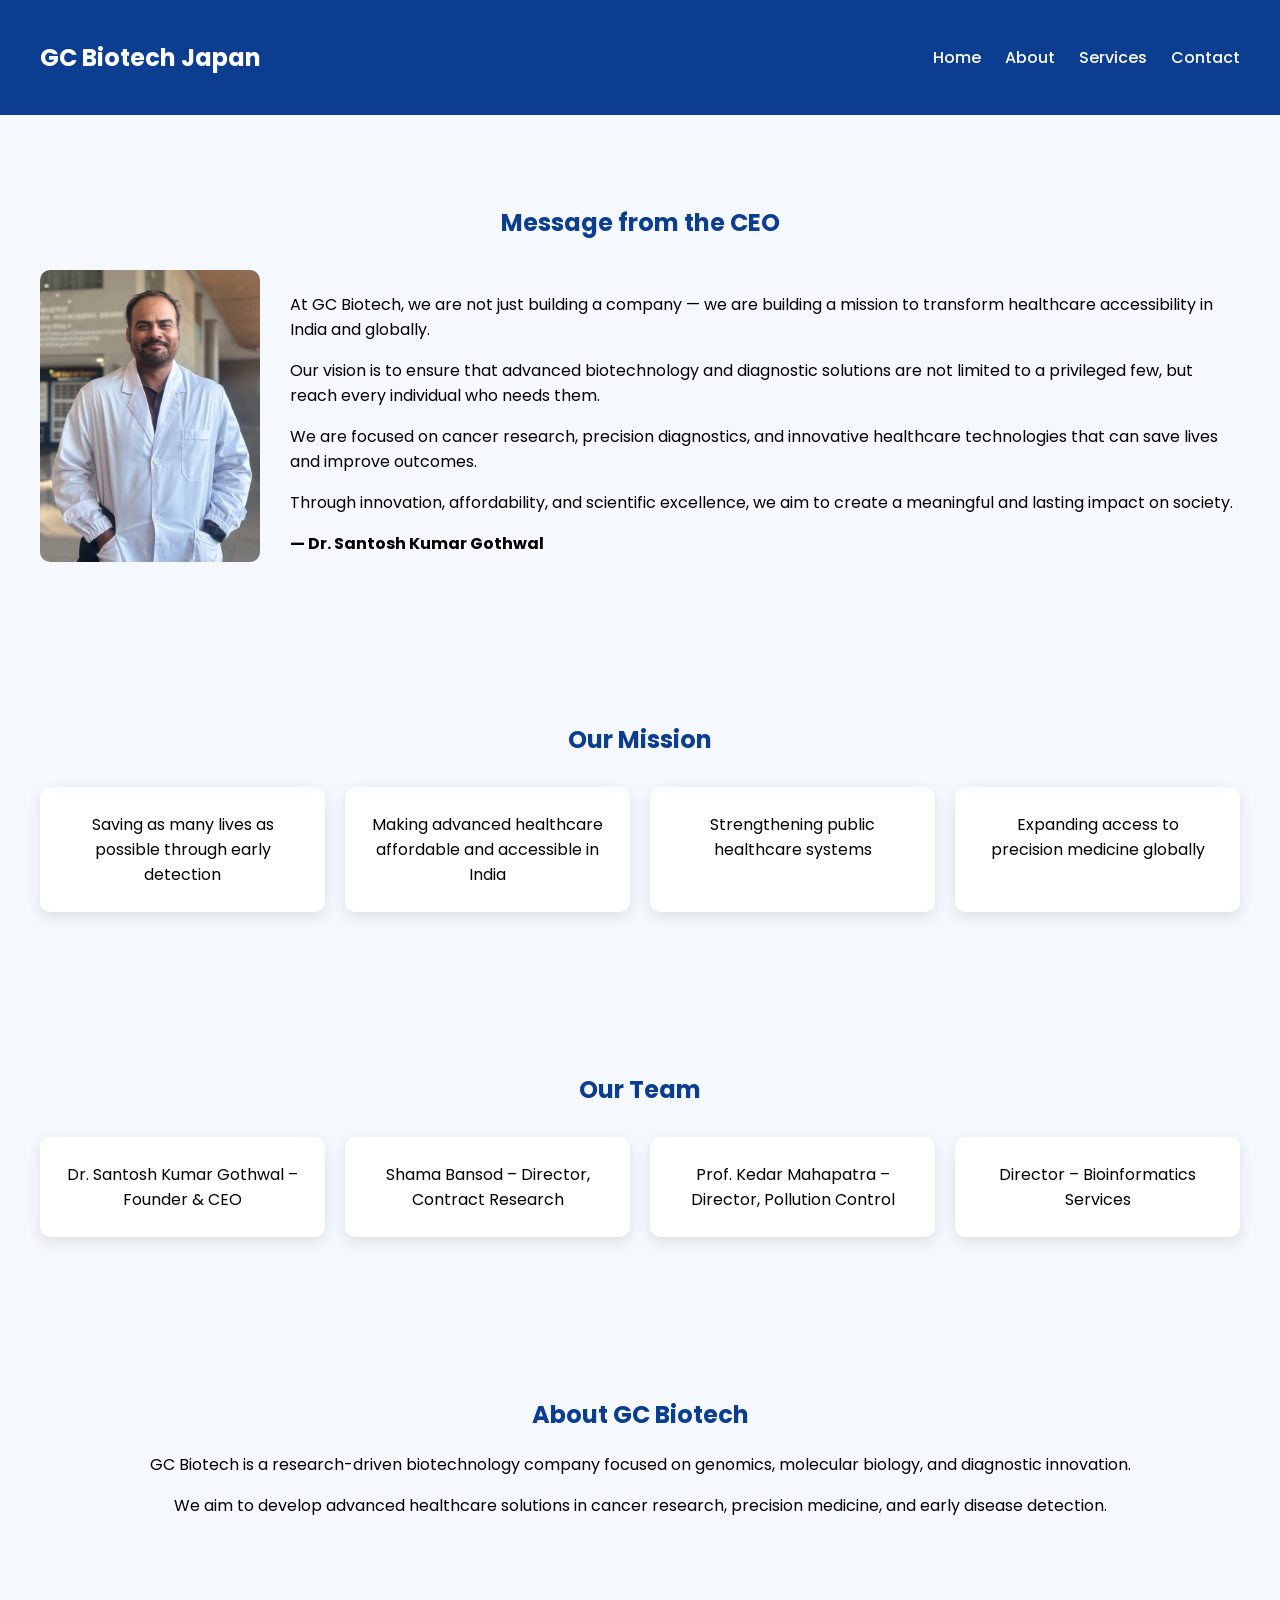
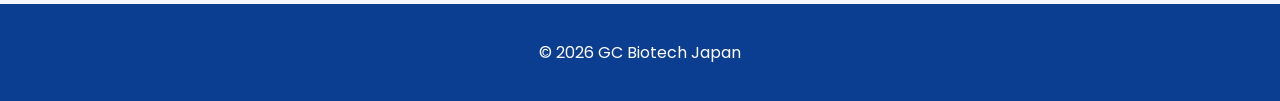
<file: about.html>
<!DOCTYPE html>
<html lang="en">
<head>
<meta charset="UTF-8">
<meta name="viewport" content="width=device-width, initial-scale=1.0">
<title>About - GC Biotech Japan</title>

<link rel="stylesheet" href="style.css">
<link href="https://fonts.googleapis.com/css2?family=Poppins:wght@300;500;700&display=swap" rel="stylesheet">
</head>

<body>

<header>
<h2>GC Biotech Japan</h2>

<nav>
<a href="index.html">Home</a>
<a href="about.html">About</a>
<a href="services.html">Services</a>
<a href="contact.html">Contact</a>
</nav>
</header>

<!-- CEO -->
<section class="section">
<h2>Message from the CEO</h2>

<div class="ceo">

<img src="images/ceo.jpg" alt="CEO">

<div>

<p>
At GC Biotech, we are not just building a company — we are building a mission 
to transform healthcare accessibility in India and globally.
</p>

<p>
Our vision is to ensure that advanced biotechnology and diagnostic solutions 
are not limited to a privileged few, but reach every individual who needs them.
</p>

<p>
We are focused on cancer research, precision diagnostics, and innovative 
healthcare technologies that can save lives and improve outcomes.
</p>

<p>
Through innovation, affordability, and scientific excellence, we aim to create 
a meaningful and lasting impact on society.
</p>

<strong>— Dr. Santosh Kumar Gothwal</strong>

</div>

</div>
</section>

<!-- MISSION -->
<section class="section">
<h2>Our Mission</h2>

<div class="grid">

<div class="card">Saving as many lives as possible through early detection</div>

<div class="card">Making advanced healthcare affordable and accessible in India</div>

<div class="card">Strengthening public healthcare systems</div>

<div class="card">Expanding access to precision medicine globally</div>

</div>

</section>

<!-- TEAM -->
<section class="section">
<h2>Our Team</h2>

<div class="grid">

<div class="card">Dr. Santosh Kumar Gothwal – Founder & CEO</div>

<div class="card">Shama Bansod – Director, Contract Research</div>

<div class="card">Prof. Kedar Mahapatra – Director, Pollution Control</div>

<div class="card">Director – Bioinformatics Services</div>

</div>

</section>

<!-- ABOUT COMPANY -->
<section class="section">
<h2>About GC Biotech</h2>

<p>
GC Biotech is a research-driven biotechnology company focused on genomics, 
molecular biology, and diagnostic innovation.
</p>

<p>
We aim to develop advanced healthcare solutions in cancer research, 
precision medicine, and early disease detection.
</p>

</section>

<footer>
<p>© 2026 GC Biotech Japan</p>
</footer>

</body>
</html>
</file>
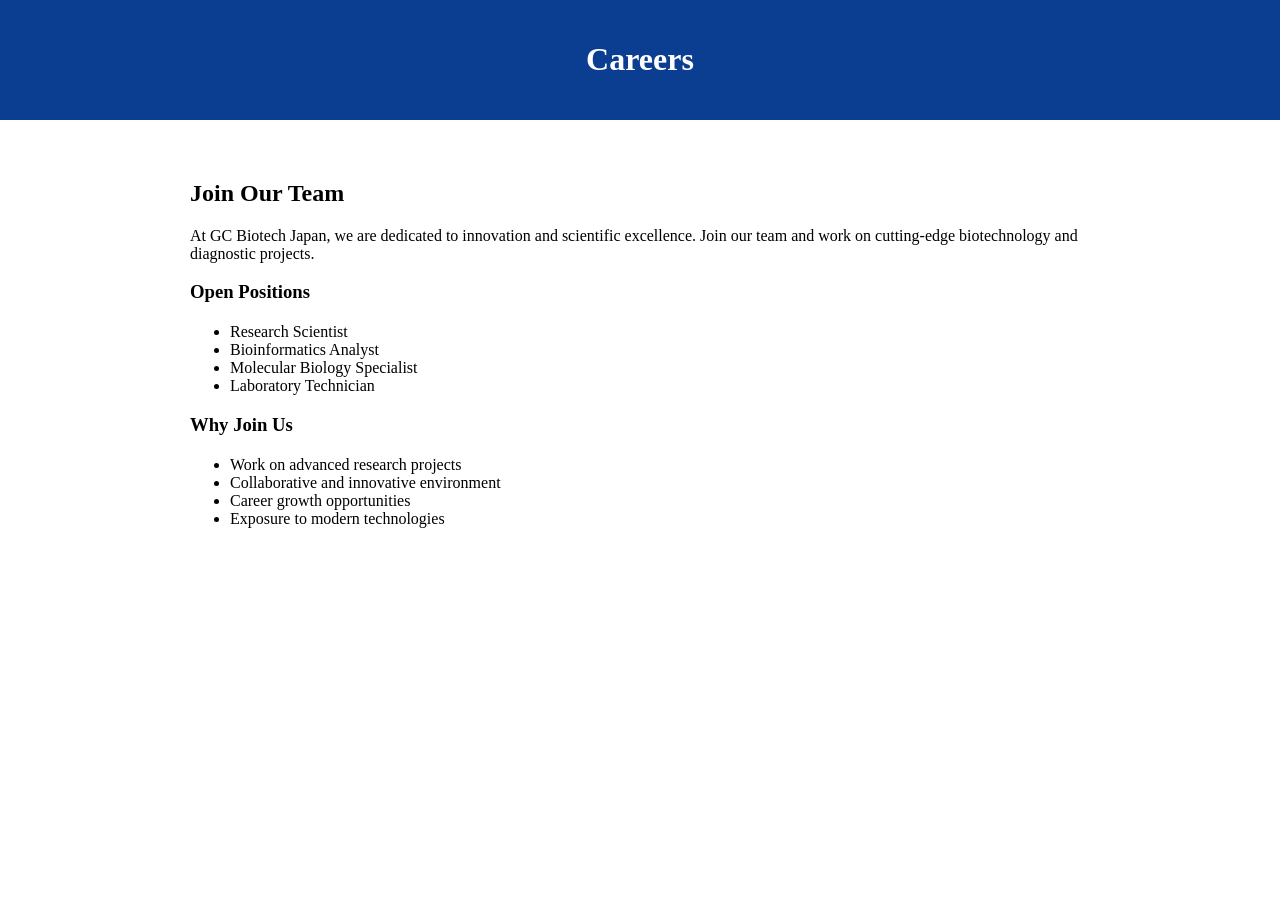
<file: careers.html>
<!DOCTYPE html>
<html>
<head>
<title>Careers - GC Biotech Japan</title>
<meta name="viewport" content="width=device-width, initial-scale=1.0">

<style>
body{font-family:'Segoe UI';margin:0;}
header{background:#0b3d91;color:white;padding:20px;text-align:center;}
.section{padding:40px;max-width:900px;margin:auto;}
ul{margin-top:20px;}
</style>
</head>

<body>

<header><h1>Careers</h1></header>

<div class="section">

<h2>Join Our Team</h2>
<p>
At GC Biotech Japan, we are dedicated to innovation and scientific excellence. 
Join our team and work on cutting-edge biotechnology and diagnostic projects.
</p>

<h3>Open Positions</h3>
<ul>
<li>Research Scientist</li>
<li>Bioinformatics Analyst</li>
<li>Molecular Biology Specialist</li>
<li>Laboratory Technician</li>
</ul>

<h3>Why Join Us</h3>
<ul>
<li>Work on advanced research projects</li>
<li>Collaborative and innovative environment</li>
<li>Career growth opportunities</li>
<li>Exposure to modern technologies</li>
</ul>

</div>

</body>
</html>
</file>
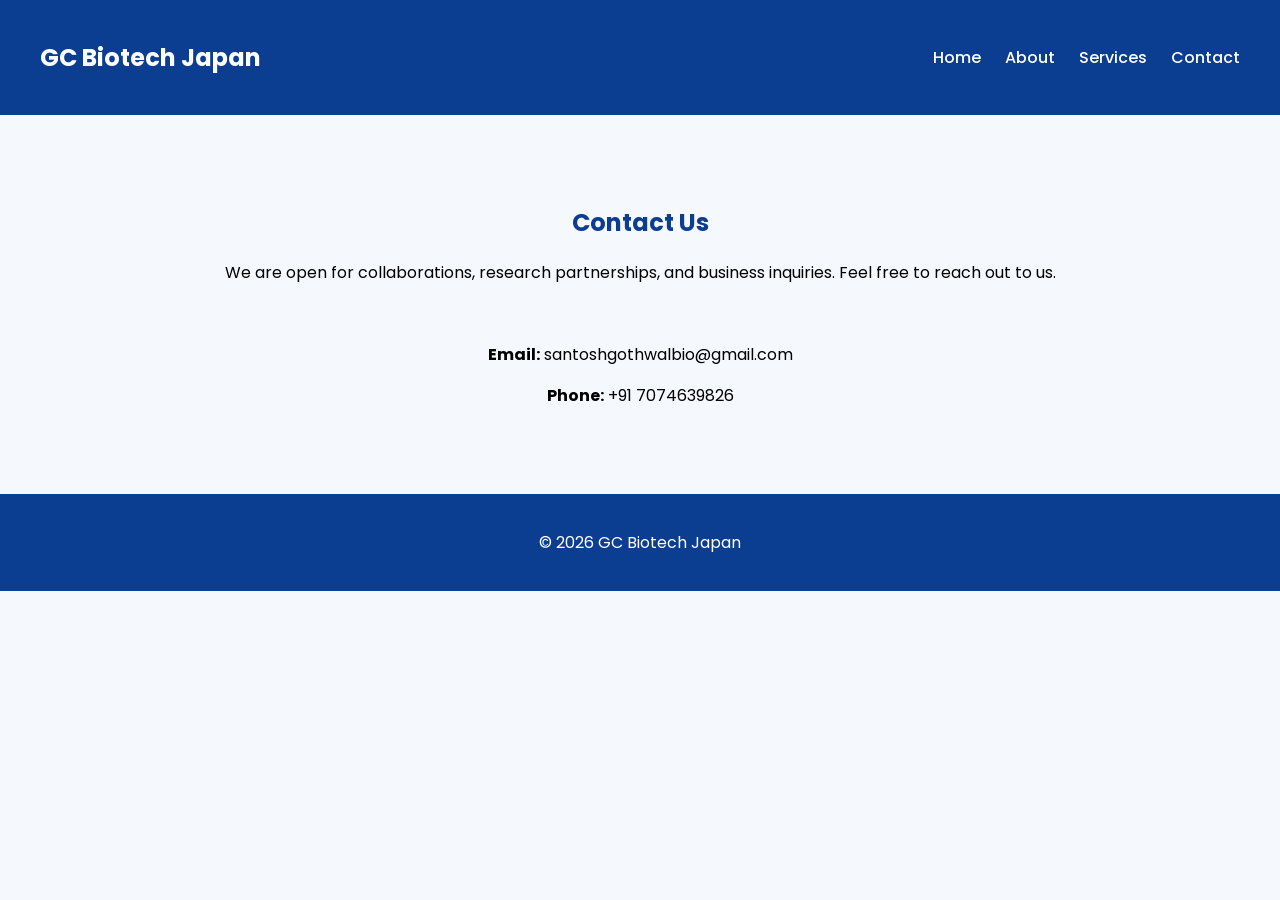
<file: contact.html>
<!DOCTYPE html>
<html lang="en">
<head>
<meta charset="UTF-8">
<meta name="viewport" content="width=device-width, initial-scale=1.0">
<title>Contact - GC Biotech Japan</title>

<link rel="stylesheet" href="style.css">
<link href="https://fonts.googleapis.com/css2?family=Poppins:wght@300;500;700&display=swap" rel="stylesheet">
</head>

<body>

<header>
<h2>GC Biotech Japan</h2>

<nav>
<a href="index.html">Home</a>
<a href="about.html">About</a>
<a href="services.html">Services</a>
<a href="contact.html">Contact</a>
</nav>
</header>

<section class="section">
<h2>Contact Us</h2>

<p>
We are open for collaborations, research partnerships, and business inquiries.
Feel free to reach out to us.
</p>

<br>

<p><strong>Email:</strong> santoshgothwalbio@gmail.com</p>
<p><strong>Phone:</strong> +91 7074639826</p>

</section>

<footer>
<p>© 2026 GC Biotech Japan</p>
</footer>

</body>
</html>
</file>
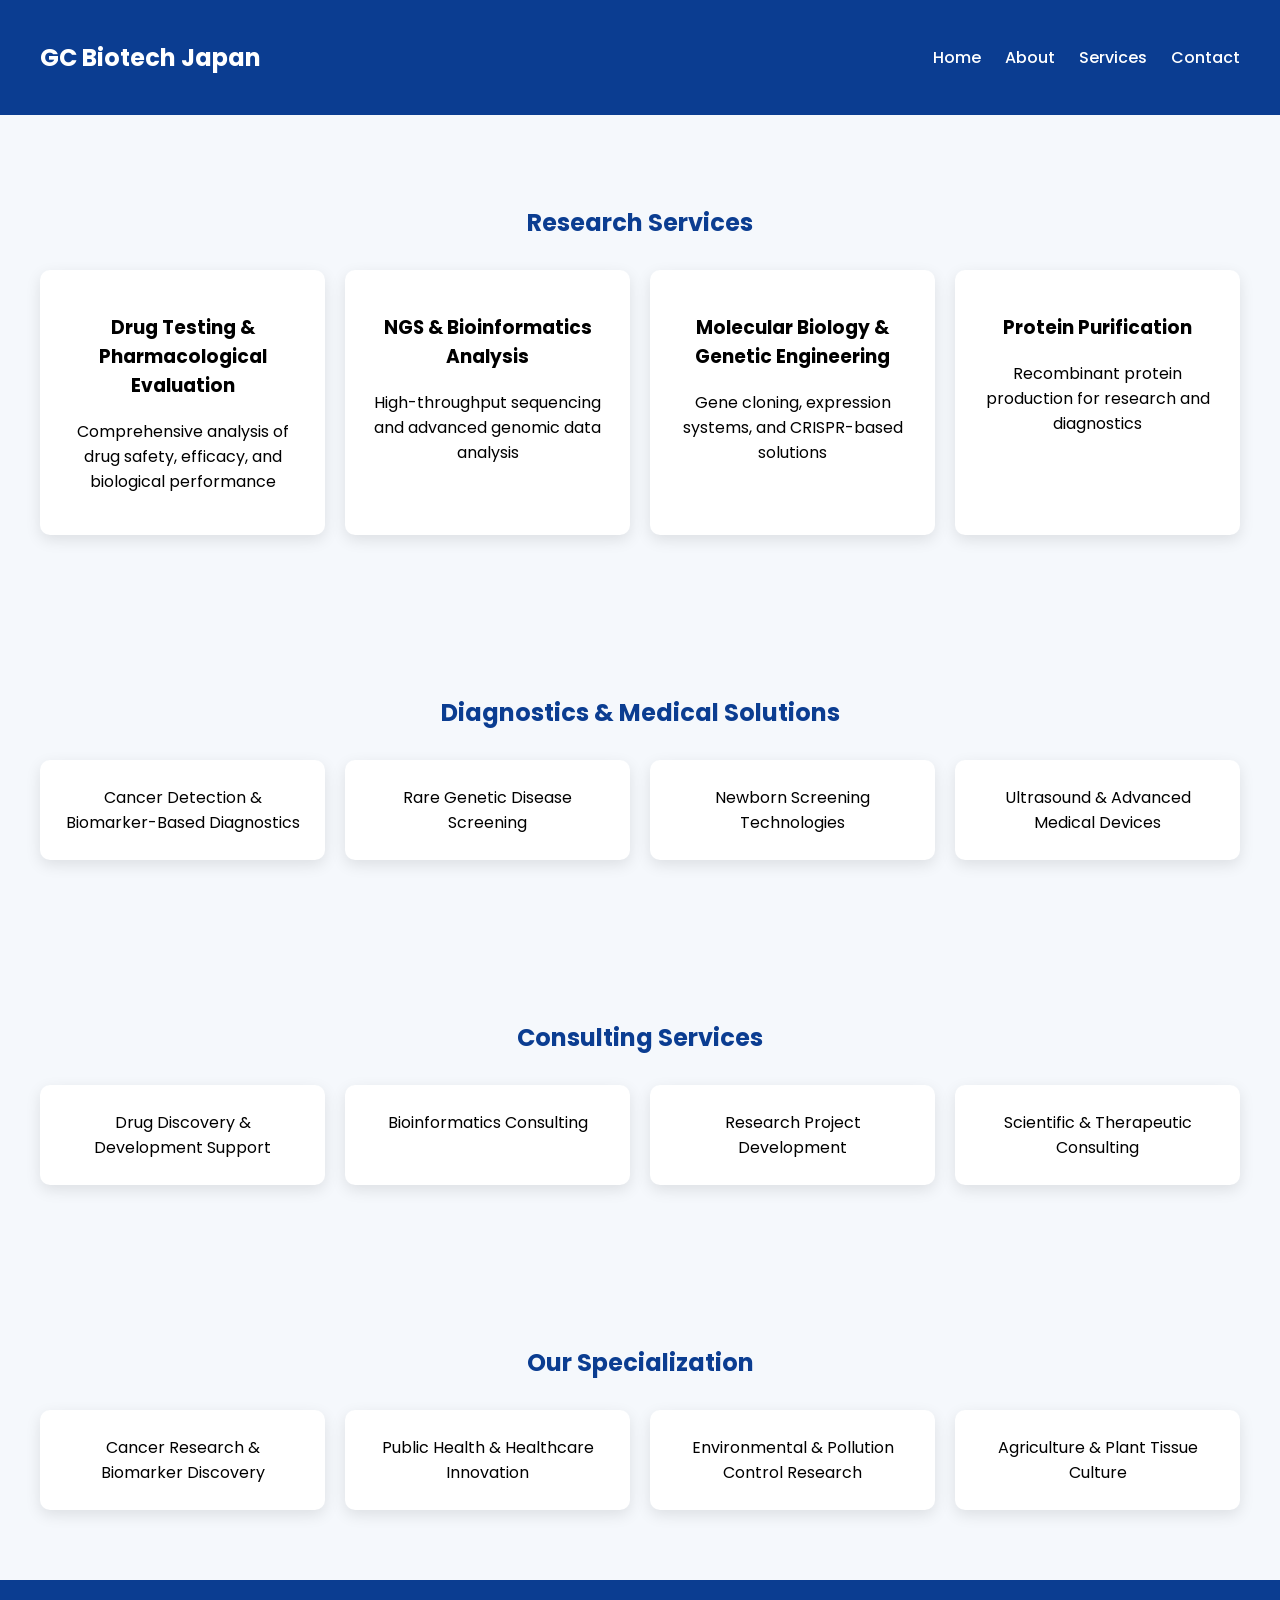
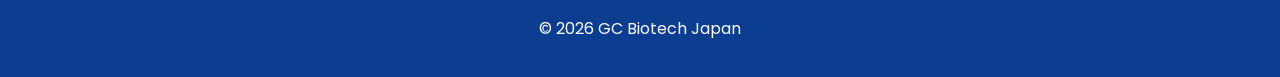
<file: services.html>
<!DOCTYPE html>
<html lang="en">
<head>
<meta charset="UTF-8">
<meta name="viewport" content="width=device-width, initial-scale=1.0">
<title>Services - GC Biotech Japan</title>

<link rel="stylesheet" href="style.css">
<link href="https://fonts.googleapis.com/css2?family=Poppins:wght@300;500;700&display=swap" rel="stylesheet">
</head>

<body>

<header>
<h2>GC Biotech Japan</h2>

<nav>
<a href="index.html">Home</a>
<a href="about.html">About</a>
<a href="services.html">Services</a>
<a href="contact.html">Contact</a>
</nav>
</header>

<!-- RESEARCH SERVICES -->
<section class="section">
<h2>Research Services</h2>

<div class="grid">

<div class="card">
<h3>Drug Testing & Pharmacological Evaluation</h3>
<p>Comprehensive analysis of drug safety, efficacy, and biological performance</p>
</div>

<div class="card">
<h3>NGS & Bioinformatics Analysis</h3>
<p>High-throughput sequencing and advanced genomic data analysis</p>
</div>

<div class="card">
<h3>Molecular Biology & Genetic Engineering</h3>
<p>Gene cloning, expression systems, and CRISPR-based solutions</p>
</div>

<div class="card">
<h3>Protein Purification</h3>
<p>Recombinant protein production for research and diagnostics</p>
</div>

</div>
</section>

<!-- DIAGNOSTICS -->
<section class="section">
<h2>Diagnostics & Medical Solutions</h2>

<div class="grid">

<div class="card">Cancer Detection & Biomarker-Based Diagnostics</div>

<div class="card">Rare Genetic Disease Screening</div>

<div class="card">Newborn Screening Technologies</div>

<div class="card">Ultrasound & Advanced Medical Devices</div>

</div>
</section>

<!-- CONSULTING -->
<section class="section">
<h2>Consulting Services</h2>

<div class="grid">

<div class="card">Drug Discovery & Development Support</div>

<div class="card">Bioinformatics Consulting</div>

<div class="card">Research Project Development</div>

<div class="card">Scientific & Therapeutic Consulting</div>

</div>
</section>

<!-- SPECIALIZATION -->
<section class="section">
<h2>Our Specialization</h2>

<div class="grid">

<div class="card">Cancer Research & Biomarker Discovery</div>

<div class="card">Public Health & Healthcare Innovation</div>

<div class="card">Environmental & Pollution Control Research</div>

<div class="card">Agriculture & Plant Tissue Culture</div>

</div>
</section>

<footer>
<p>© 2026 GC Biotech Japan</p>
</footer>

</body>
</html>
</file>
<file: style.css>
/* RESET */
body {
  margin: 0;
  font-family: 'Poppins', sans-serif;
  background: #f5f8fc;
}

/* HEADER */
header {
  display: flex;
  justify-content: space-between;
  align-items: center;
  padding: 20px 40px;
  background: #0b3d91;
  color: white;
}

nav a {
  color: white;
  margin-left: 20px;
  text-decoration: none;
  font-weight: 500;
}

nav a:hover {
  text-decoration: underline;
}

/* HERO */
.hero {
  height: 90vh;
  display: flex;
  align-items: center;
  justify-content: center;
  text-align: center;
  color: white;

  background: linear-gradient(rgba(0,0,0,0.6), rgba(0,0,0,0.6)),
  url('images/hero.jpg');

  background-size: cover;
  background-position: center;
}

.hero h1 {
  font-size: 50px;
  margin-bottom: 10px;
}

.hero p {
  font-size: 18px;
}

/* BUTTON */
.btn {
  display: inline-block;
  margin-top: 20px;
  padding: 12px 25px;
  background: white;
  color: #0b3d91;
  border-radius: 5px;
  text-decoration: none;
  font-weight: bold;
}

.btn:hover {
  background: #e6e6e6;
}

/* SECTION */
.section {
  padding: 70px 40px;
  text-align: center;
}

.section h2 {
  margin-bottom: 20px;
  color: #0b3d91;
}

/* GRID */
.grid {
  display: grid;
  grid-template-columns: repeat(auto-fit, minmax(250px,1fr));
  gap: 20px;
  margin-top: 30px;
}

/* CARD */
.card {
  background: white;
  padding: 25px;
  border-radius: 10px;
  box-shadow: 0 5px 15px rgba(0,0,0,0.1);
  transition: 0.3s;
}

.card:hover {
  transform: translateY(-10px);
}

/* CEO */
.ceo {
  display: flex;
  align-items: center;
  gap: 30px;
  text-align: left;
  margin-top: 30px;
}

.ceo img {
  width: 220px;
  border-radius: 10px;
}

/* IMAGES */
.grid img {
  width: 100%;
  border-radius: 10px;
  transition: 0.3s;
}

.grid img:hover {
  transform: scale(1.05);
}

/* FOOTER */
footer {
  background: #0b3d91;
  color: white;
  text-align: center;
  padding: 20px;
}

/* MOBILE */
@media(max-width:768px){
  header {
    flex-direction: column;
  }

  .ceo {
    flex-direction: column;
    text-align: center;
  }

  .hero h1 {
    font-size: 30px;
  }
}
</file>
